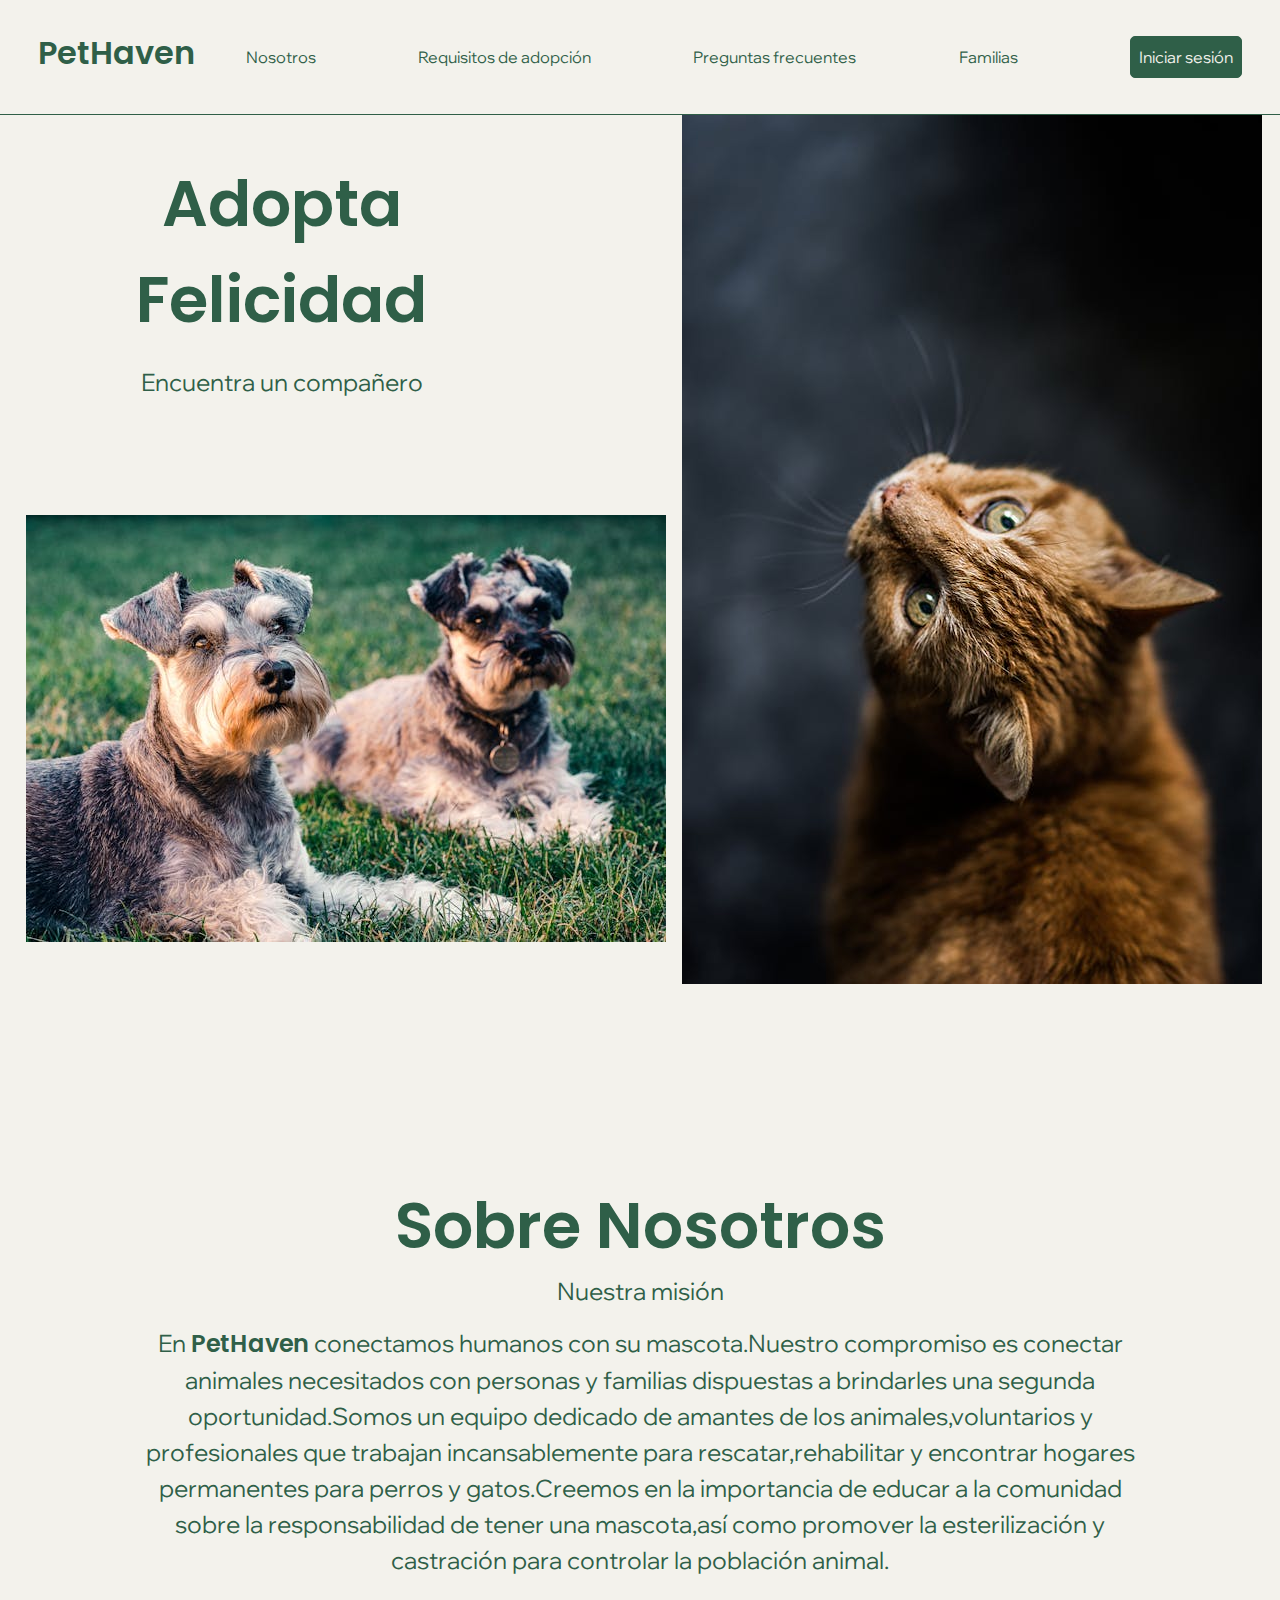
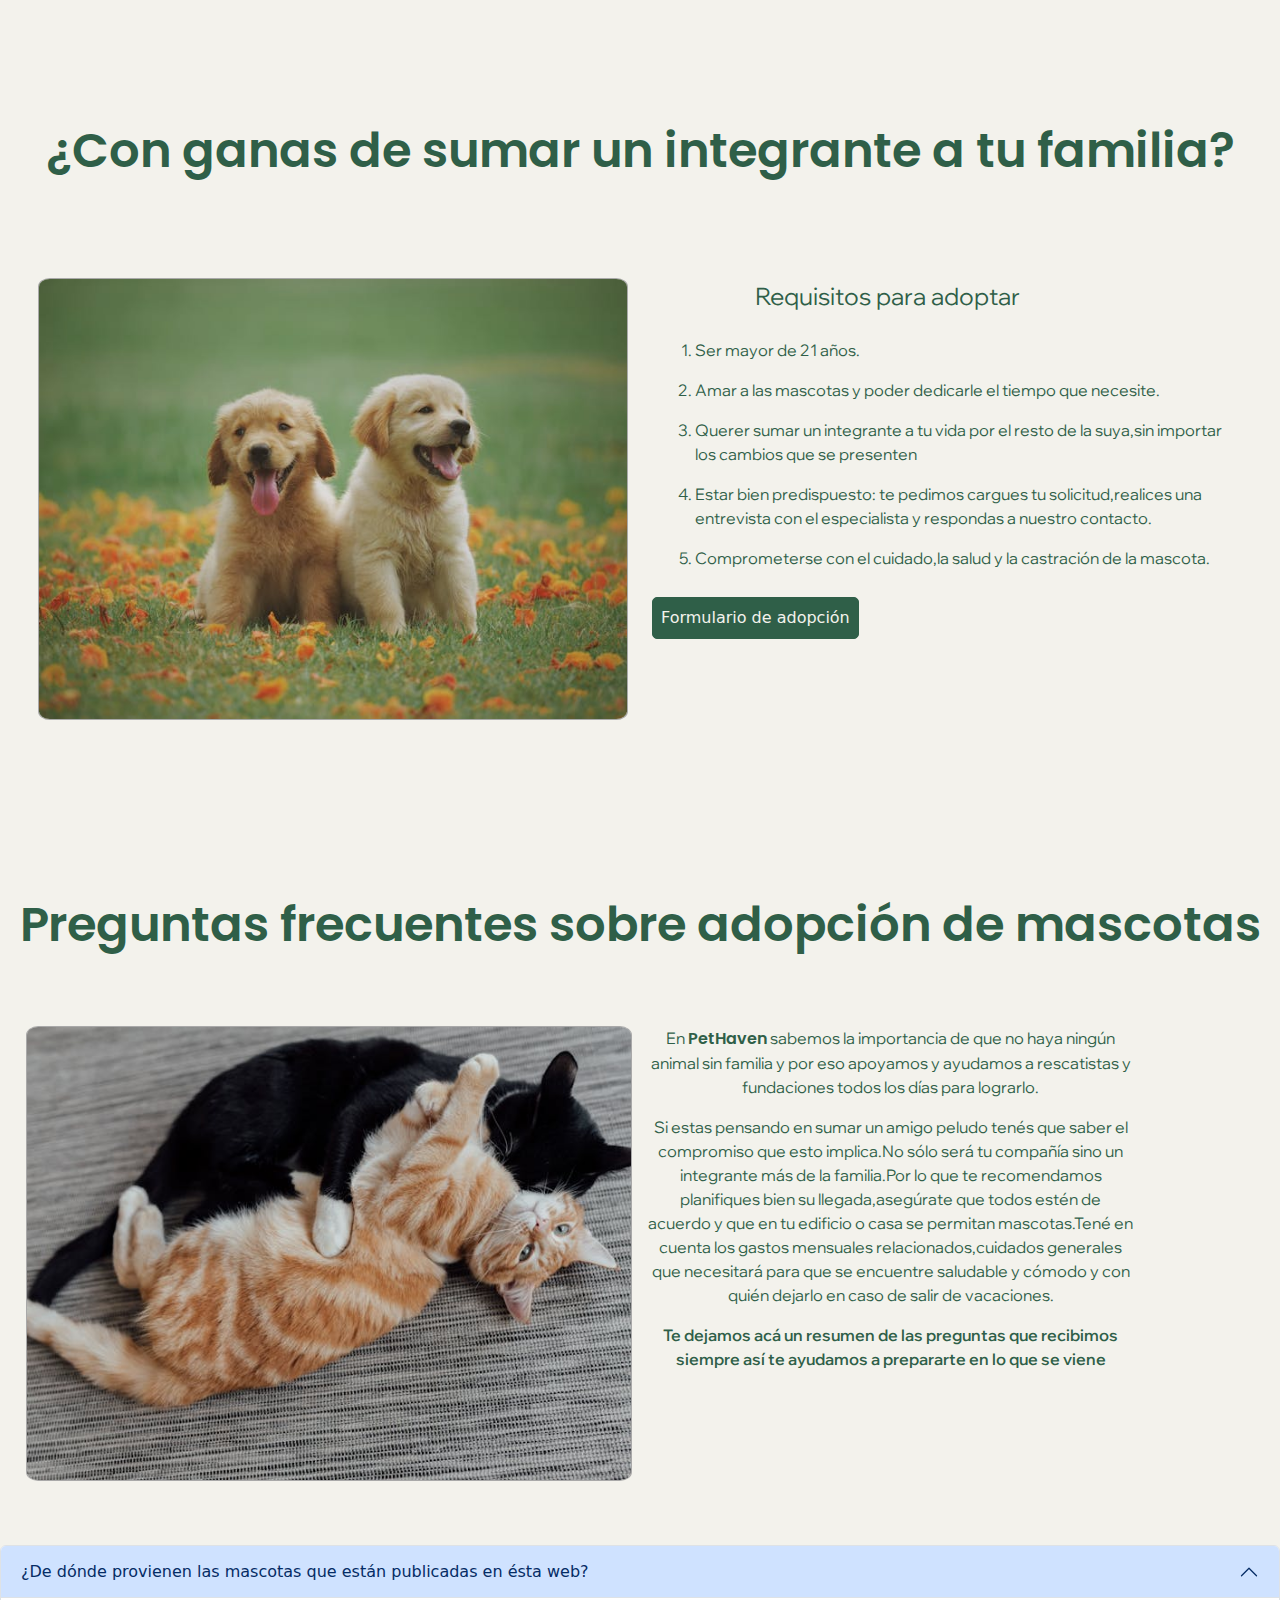
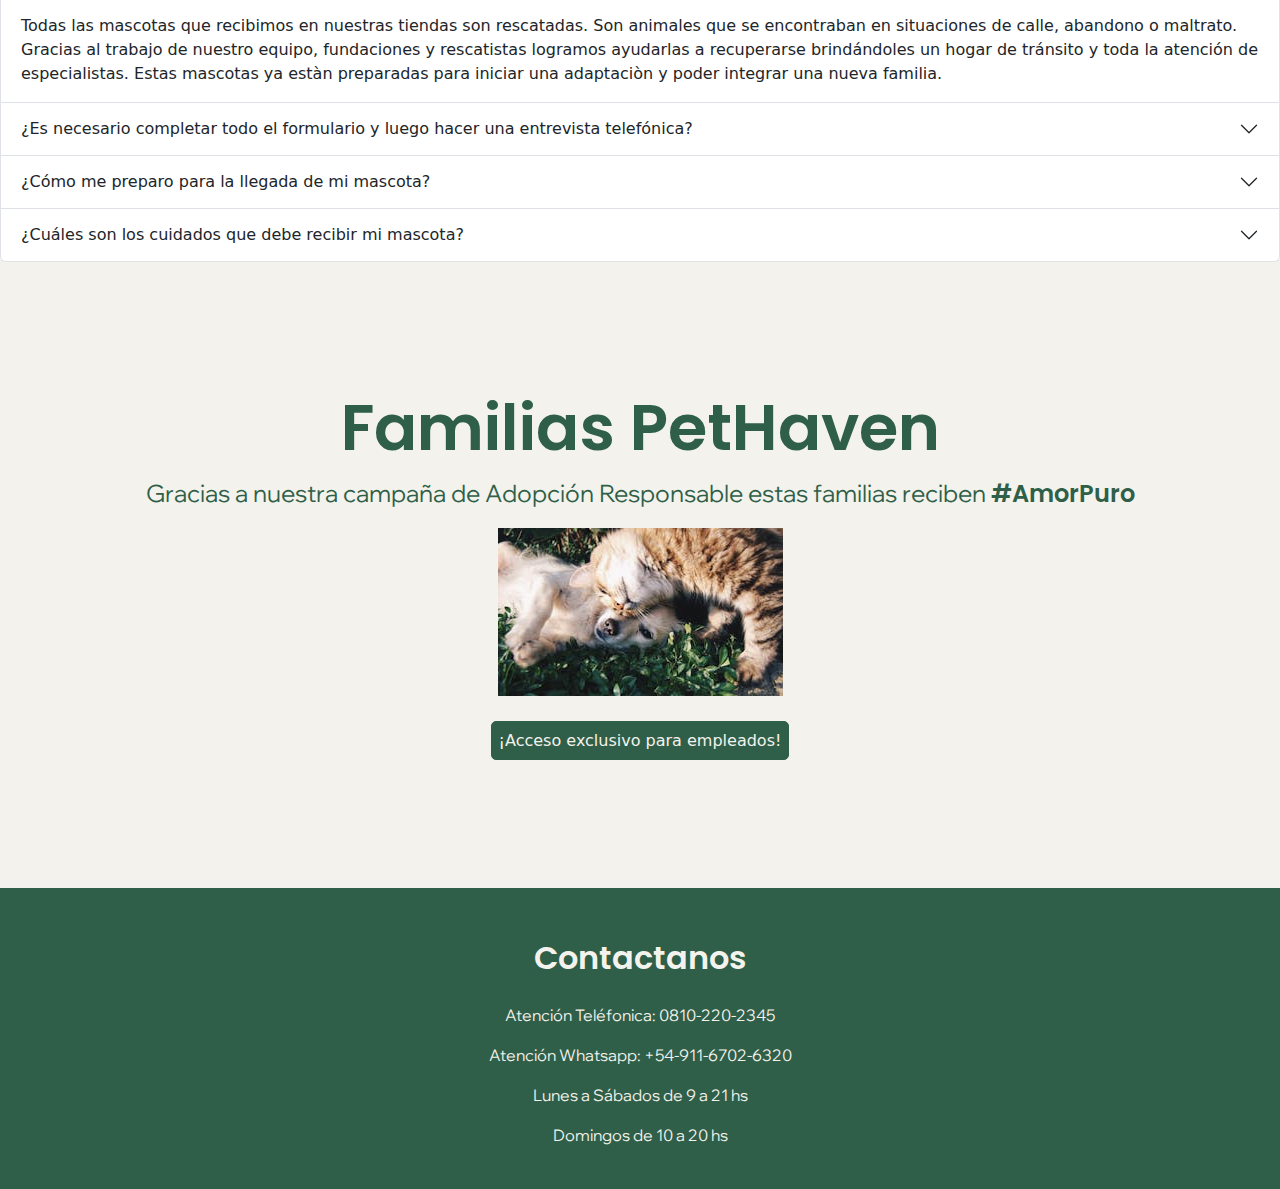
<file: index.html>
<!DOCTYPE html>
<html lang="en">
<head>
    <meta charset="UTF-8">
    <meta name="viewport" content="width=device-width, initial-scale=1.0">

    <!-- CSS -->
    <link rel="stylesheet" href="style.css">

    <!-- BOOTSTRAP -->
    <link href="https://cdn.jsdelivr.net/npm/bootstrap@5.3.3/dist/css/bootstrap.min.css" rel="stylesheet" integrity="sha384-QWTKZyjpPEjISv5WaRU9OFeRpok6YctnYmDr5pNlyT2bRjXh0JMhjY6hW+ALEwIH" crossorigin="anonymous">

    <!-- Favicon -->
    <link rel="shortcut icon" href="imagenes/logo(1).ico" type="image/x-icon">

    <!-- Titulo de la pagina-->
    <title>PetHaven - Pagina principal</title>

    <!-- FONTS -->
    <style>
      @import url('https://fonts.googleapis.com/css2?family=Poppins:wght@600&display=swap');
    </style>
    <style>
      @import url('https://fonts.googleapis.com/css2?family=Wix+Madefor+Display:wght@400..800&display=swap');
    </style>

</head>
<body>
    
    <!-- HEADER -->
  <header>
    <nav class="navbar navbar-expand-lg">
      <div class="container-fluid">
        <div class="collapse navbar-collapse" id="navbarNav">
          <h1>PetHaven</h1>
          <ul class="navbar-nav">
            <li class="nav-item">
              <a class="nav-link" aria-current="page" href="#nosotros">Nosotros</a>
            </li>
            <li class="nav-item">
              <a class="nav-link" href="#requisitos">Requisitos de adopción</a>
            </li>
            <li class="nav-item">
              <a class="nav-link" href="#preguntas">Preguntas frecuentes</a>
            </li>
            <li class="nav-item">
              <a class="nav-link" href="#familias">Familias</a>
            </li>
          </ul>
        
        </div>
        <button class="btn-header">Iniciar sesión</button>
      </div>
    </nav>
  </header>
    
    
    <!-- Seccion principal -->
     <section class="grid-container">
       <div class="item1">
        <p class="p1">Adopta Felicidad</p>
        <p class="p2">Encuentra un compañero</p>
       </div>
       <div class="item2">
        <img src="imagenes/gato-naranja.jpg" alt="gato naranja">
       </div>
       <div class="item3">
        <img src="imagenes/perros.jpg" alt="perros grises">
       </div>
     </section>

    <!-- Seccion 1 = NOSOTROS -->
    <section id ="nosotros">
        <h2>Sobre Nosotros</h2>
        <p class="p3">Nuestra misión</p>
        <p>En <span>PetHaven</span> conectamos humanos con su mascota.Nuestro compromiso es conectar animales necesitados con personas y familias dispuestas a brindarles una segunda oportunidad.Somos un equipo dedicado de amantes de los animales,voluntarios y profesionales que trabajan incansablemente para rescatar,rehabilitar y encontrar hogares permanentes para perros y gatos.Creemos en la importancia de educar a la comunidad sobre la responsabilidad de tener una mascota,así como promover la esterilización y castración para controlar la población animal.</p>
    </section>

    <!-- Seccion 2 = Requisitos de adopcion-->
    <section id="requisitos">
    <div class="requisitos">
        <h2 class="titulo">¿Con ganas de sumar un integrante a tu familia?</h2>
        <img class="imagen" src="imagenes/cachorros.jpg" alt="perros bebe">
      <div class="requerimientos">
        <p>Requisitos para adoptar</p>
        <ol>
            <li>Ser mayor de 21 años.</li>
            <li>Amar a las mascotas y poder dedicarle el tiempo que necesite.</li>
            <li>Querer sumar un integrante a tu vida por el resto de la suya,sin importar los cambios que se presenten</li>
            <li>Estar bien predispuesto: te pedimos cargues tu solicitud,realices una entrevista con el especialista y respondas a nuestro contacto.</li>
            <li>Comprometerse con el cuidado,la salud y la castración de la mascota.</li>
        </ol>
        <a href="formulario.html" target="_blank">
          <button>Formulario de adopción</button>
        </a>
      </div>
    </div>
        

    </section>

    <!-- Seccion 3 = PREGUNTAS FRECUENTES -->
    <section id ="preguntas">
      <h2 class="titulo-preguntas">Preguntas frecuentes sobre adopción de mascotas</h2>
        <div class="preguntas">
        <img class="image" src="imagenes/gatitos.jpg" alt="gatos abrazados">
        <div class="preguntas-frecuentes">
            <p>En <span>PetHaven</span> sabemos la importancia de que no haya ningún animal sin familia y por eso apoyamos y ayudamos a rescatistas y fundaciones todos los días para lograrlo.</p>
            <p>Si estas pensando en sumar un amigo peludo tenés que saber el compromiso que esto implica.No sólo será tu compañía sino un integrante más de la familia.Por lo que te recomendamos planifiques bien su llegada,asegúrate que todos estén de acuerdo y que en tu edificio o casa se permitan mascotas.Tené en cuenta los gastos mensuales relacionados,cuidados generales que necesitará para que se encuentre saludable y cómodo y con quién dejarlo en caso de salir de vacaciones.</p>
            <p class="p-preguntas">Te dejamos acá un resumen de las preguntas que recibimos siempre así te ayudamos a prepararte en lo que se viene</p>
        </div>
        </div>
        <!-- Lista desplegable de preguntas frecuentes -->
        <div class="accordion lista-preguntas" id="accordionExample">
            <div class="accordion-item">
              <h2 class="accordion-header">
                <button class="accordion-button" type="button" data-bs-toggle="collapse" data-bs-target="#collapseOne" aria-expanded="true" aria-controls="collapseOne">
                  ¿De dónde provienen las mascotas que están publicadas en ésta web?
                </button>
              </h2>
              <div id="collapseOne" class="accordion-collapse collapse show" data-bs-parent="#accordionExample">
                <div class="accordion-body">
                    Todas las mascotas que recibimos en nuestras tiendas son rescatadas. Son animales que se encontraban en situaciones de calle, abandono o maltrato. Gracias al trabajo de nuestro equipo, fundaciones y rescatistas logramos ayudarlas a recuperarse brindándoles un hogar de tránsito y toda la atención de especialistas. Estas mascotas ya estàn preparadas para iniciar una adaptaciòn y poder integrar una nueva familia. 
                </div>
              </div>
            </div>
            <div class="accordion-item">
              <h2 class="accordion-header">
                <button class="accordion-button collapsed" type="button" data-bs-toggle="collapse" data-bs-target="#collapseTwo" aria-expanded="false" aria-controls="collapseTwo">
                  ¿Es necesario completar todo el formulario y luego hacer una entrevista telefónica?
                </button>
              </h2>
              <div id="collapseTwo" class="accordion-collapse collapse" data-bs-parent="#accordionExample">
                <div class="accordion-body">
                    Sí, es necesario y obligatorio. Es nuestro deber proteger a las mascotas. Adoptarlas es asumir un compromiso de por vida. Son animales que han sufrido situaciones complejas y que a través del cuidado y amor tanto de nuestro equipo como de los rescatistas involucrados logramos reinsertarlos y prepararlos para volver a integrar una familia. Tenemos que asegurarnos todos que son el Match ideal, que tanto la mascota se adapta a las condiciones de vida de la nueva familia como la familia a las características de las mascotas. 
                </div>
              </div>
            </div>
            <div class="accordion-item">
              <h2 class="accordion-header">
                <button class="accordion-button collapsed" type="button" data-bs-toggle="collapse" data-bs-target="#collapseThree" aria-expanded="false" aria-controls="collapseThree">
                  ¿Cómo me preparo para la llegada de mi mascota?
                </button>
              </h2>
              <div id="collapseThree" class="accordion-collapse collapse" data-bs-parent="#accordionExample">
                <div class="accordion-body">
                    Primero tenés que saber que las mascotas necesitan un tiempo de adaptación, para conocerte y conocer a todos los integrantes de la familia. Le va a llevar un tiempo reconocersu nuevo hogar, así que paciencia, con amor pronto se sentirá cómoda. Es importante que te asesores con un veterinario para aprender sobre vacunas, cuál es el mejor plan de desparasitación y pueda recomendarte sobre la alimentación adecuada para ella.
                    Asegurate de contar con los elementos básicos para que esté cómoda: una cuchita o colchoneta donde dormir, un platito para comer y tomar agua, una chapita o collar con tus datos y su nombre, y, si es un gatito piedritas y litera. 
                </div>
              </div>
            </div>
            <div class="accordion-item">
                <h2 class="accordion-header">
                  <button class="accordion-button collapsed" type="button" data-bs-toggle="collapse" data-bs-target="#collapseFour" aria-expanded="false" aria-controls="collapseFour">
                    ¿Cuáles son los cuidados que debe recibir mi mascota?
                  </button>
                </h2>
                <div id="collapseFour" class="accordion-collapse collapse" data-bs-parent="#accordionExample">
                  <div class="accordion-body">
                    Desparasitación, Vacunación, Alimentación. Todos procesos con los que te irás familiarizando a lo largo de la vida de tu amigo peludo. Es muy importante que te acerques a un veterinario que pueda recomendarte y enseñarte sobre las vacunas que necesita, cuándo aplicarlas, cómo realizar una correcta desparasitación, según peso, hábitos, edad, y qué alimento cubre las necesidades de tu mascota. 
                  </div>
                </div>
              </div>
          </div>

    </section>

    <!-- Seccion 4 = Historias de familias -->
    <section id="familias">
        <h2>Familias PetHaven</h2>
        <p>Gracias a nuestra campaña de Adopción Responsable estas familias reciben <span>#AmorPuro</span></p>
        <img src="imagenes/mascotas2.jpg" alt="gato y perro juntos">
        <button class="btn-familias">¡Acceso exclusivo para empleados!</button>
    </section>

    <!-- Seccion 5 = FOOTER -->
    <footer>
        <h2>Contactanos</h2>
        <p>Atención Teléfonica: 0810-220-2345</p>
        <p>Atención Whatsapp: +54-911-6702-6320</p>
        <p>Lunes a Sábados de 9 a 21 hs</p>
        <p>Domingos de 10 a 20 hs</p>

    </footer>

    <!-- SCRIPT JS BOOTSTRAP -->
    <script src="https://cdn.jsdelivr.net/npm/bootstrap@5.3.3/dist/js/bootstrap.bundle.min.js" integrity="sha384-YvpcrYf0tY3lHB60NNkmXc5s9fDVZLESaAA55NDzOxhy9GkcIdslK1eN7N6jIeHz" crossorigin="anonymous"></script>

</body>
</html>
</file>
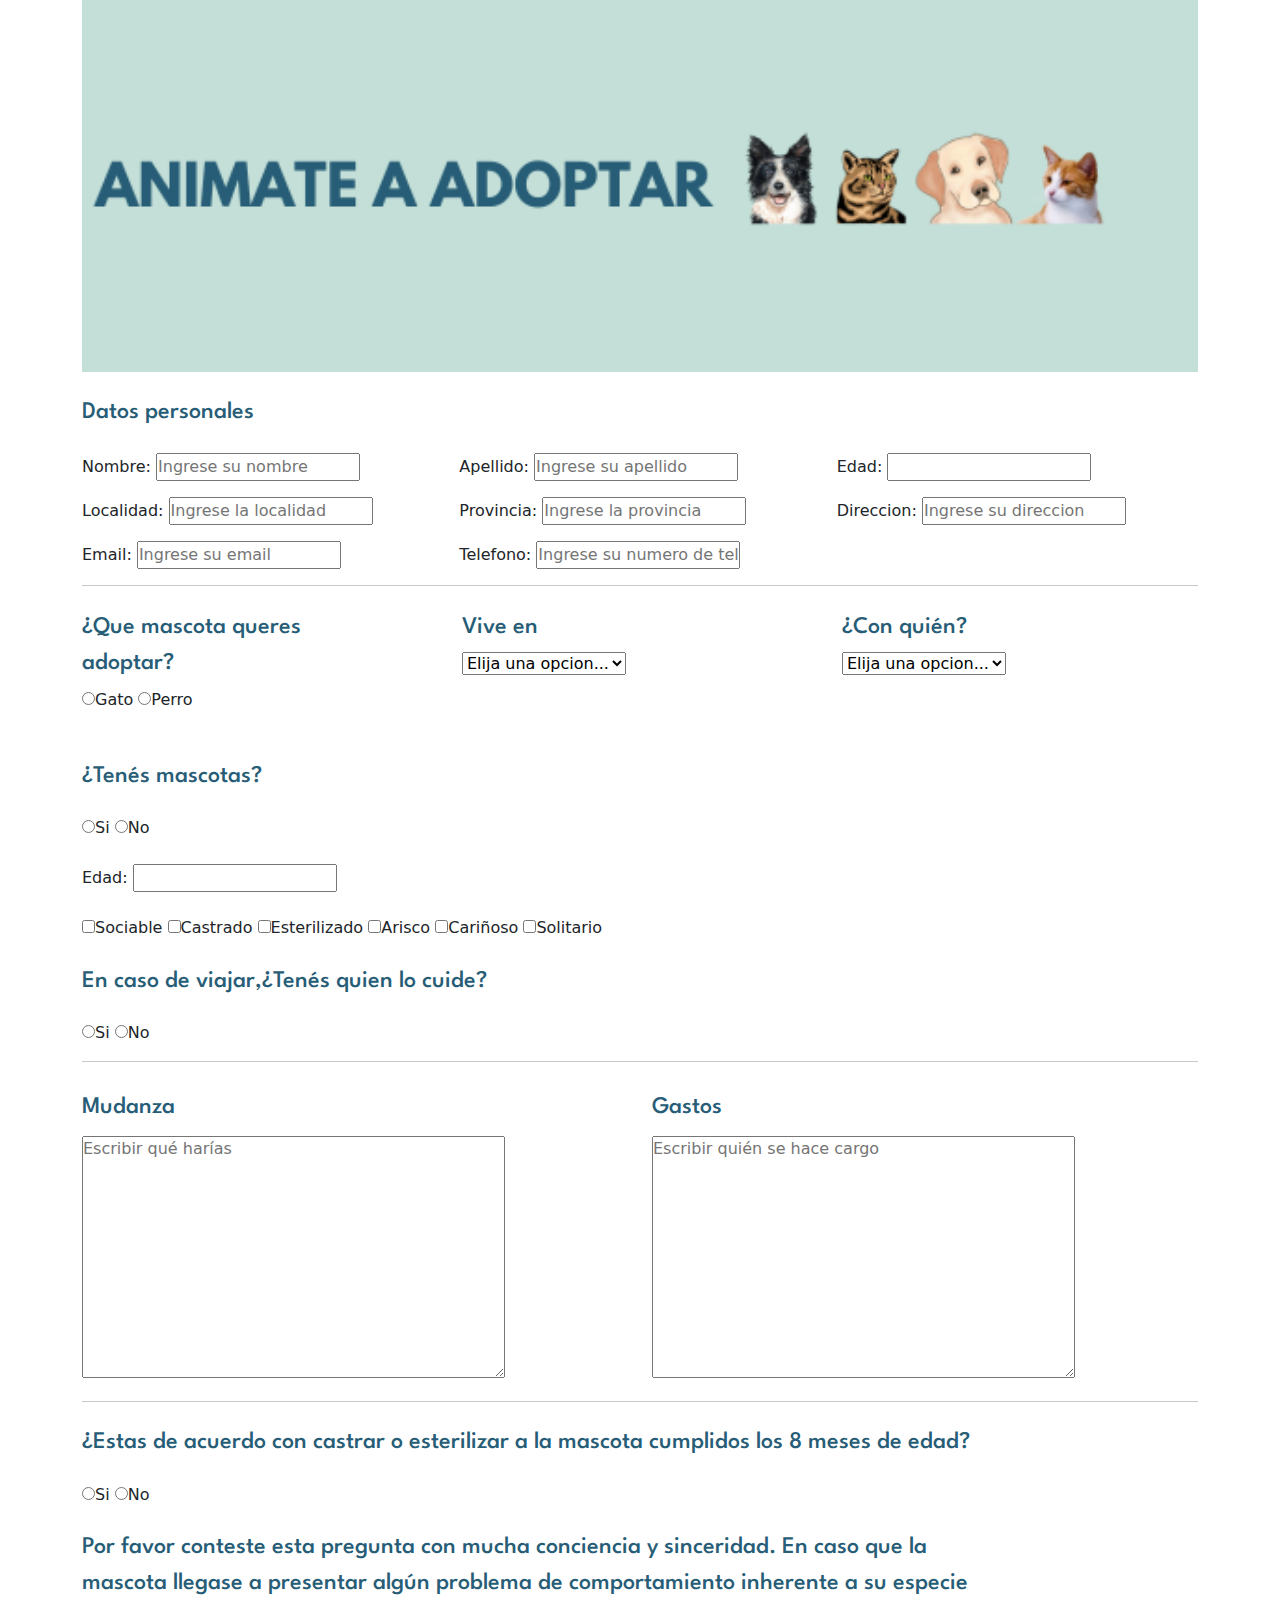
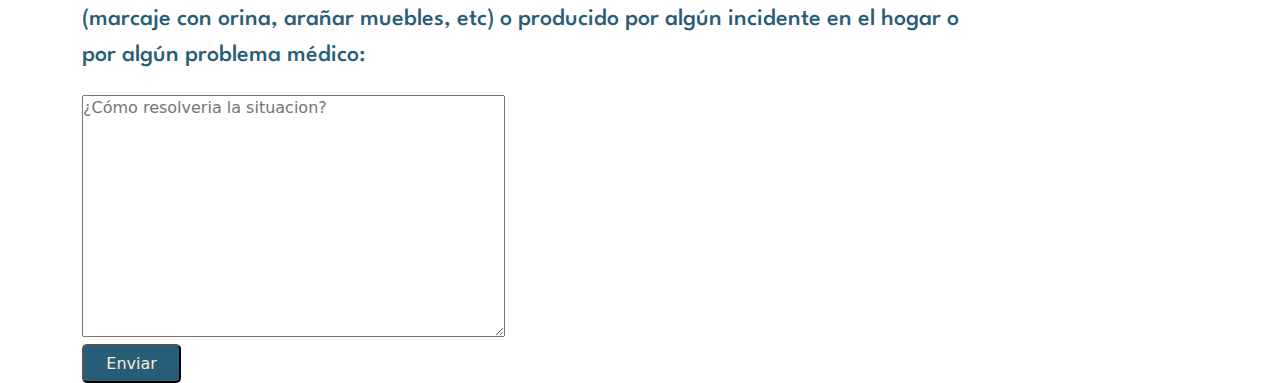
<file: formulario.html>
<!DOCTYPE html>
<html lang="en">
<head>
    <meta charset="UTF-8">
    <meta name="viewport" content="width=device-width, initial-scale=1.0">

    <!-- CSS -->
    <link rel="stylesheet" href="style.css">

    <!-- BOOTSTRAP -->
    <link href="https://cdn.jsdelivr.net/npm/bootstrap@5.3.3/dist/css/bootstrap.min.css" rel="stylesheet" integrity="sha384-QWTKZyjpPEjISv5WaRU9OFeRpok6YctnYmDr5pNlyT2bRjXh0JMhjY6hW+ALEwIH" crossorigin="anonymous">

    <!-- Titulo de la pagina -->
    <title>PetHaven - Formulario</title>

    <!-- FONTS -->
    <style>
        @import url('https://fonts.googleapis.com/css2?family=League+Spartan:wght@100..900&display=swap');
    </style>

    <!-- Favicon -->
    <link rel="shortcut icon" href="imagenes/logo(1).ico" type="image/x-icon">

</head>
<body class="bd-color">


    <form class="container" action="" method="post">
        <img class="imagen-formulario" src="imagenes/animate_a_adoptar.png" alt="gatos y perros">
        <p>Datos personales</p>
        <div class="row g-3">
            <div class="col-md-4">
                <label for="nombre">Nombre: </label>
                <input type="text" name="nombre" id="nombre" placeholder="Ingrese su nombre">
            </div>
            <div class="col-md-4">
                <label for="apellido">Apellido: </label>
                <input type="text" name="apellido" id="apellido" placeholder="Ingrese su apellido">
            </div>
          
            <div class="col-md-4">
                <label for="edad">Edad: </label>
                <input type="number" name="edad" id="edad">
            </div>
         
            <div class="col-md-4">
                <label for="localidad">Localidad: </label>
                <input type="text" name="localidad" id="localidad" placeholder="Ingrese la localidad">
            </div>
         
            <div class="col-md-4">
                <label for="provincia">Provincia: </label>
                <input type="text" name="provincia" id="provincia" placeholder="Ingrese la provincia">
            </div>
         
            <div class="col-md-4">
                <label for="direccion">Direccion: </label>
                <input type="text" name="direccion" id="direccion" placeholder="Ingrese su direccion">
            </div>

            <div class="col-md-4">
                <label for="email">Email: </label>
                <input type="email" name="email" id="email" placeholder="Ingrese su email">
            </div>

            <div class="col-md-4">
                <label for="celular">Telefono: </label>
                <input type="tel" name="celular" id="celular" placeholder="Ingrese su numero de telefono">
            </div>

        </div>
        <hr>
        <div class="row">
            <div class="col-md-4">
                <p>¿Que mascota queres adoptar?</p>
                <input type="radio" name="opcion" value="1">Gato
                <input type="radio" name="opcion" value="2">Perro
            </div>

            <div class="col-md-4">
                <p>Vive en</p>
                <select name="vivienda">
                  <option value="0">Elija una opcion...</option>
                  <option value="1">Departamento</option>
                  <option value="2">Casa</option>
                  <option value="3">Barrio Privado</option>
                </select>
            </div>
         
            <div class="col-md-4">
                <p>¿Con quién?</p>
                <select name="quien">
                  <option value="0">Elija una opcion...</option>
                  <option value="1">Pareja</option>
                  <option value="2">Solo</option>
                  <option value="3">Hijos</option>
                  <option value="4">Papás</option>
                  <option value="5">Otros</option>
                </select>
            </div>
        
        </div>
        <br>
        <p>¿Tenés mascotas?</p>
        <input type="radio" name="opcionMascota" value="1">Si
        <input type="radio" name="opcionMascota" value="2">No
        <br><br>
        <label for="age">Edad: </label>
        <input type="number" name="age" id="age">
        <br><br>
        <input type="checkbox" name="opcionAnimal" value="1">Sociable
        <input type="checkbox" name="opcionAnimal" value="2">Castrado
        <input type="checkbox" name="opcionAnimal" value="3">Esterilizado
        <input type="checkbox" name="opcionAnimal" value="4">Arisco
        <input type="checkbox" name="opcionAnimal" value="5">Cariñoso
        <input type="checkbox" name="opcionAnimal" value="6">Solitario
        <br>
        <p>En caso de viajar,¿Tenés quien lo cuide?</p>
        <input type="radio" name="opcionCuidar" value="1">Si
        <input type="radio" name="opcionCuidar" value="2">No 
        <hr>
        <div class="row">
            <div class="col-md-6">
                <p>Mudanza</p>
                <textarea name="mudanza" rows="10" cols="50" placeholder="Escribir qué harías"></textarea>
            </div>

            <div class="col-md-6">
                <p>Gastos</p>
                <textarea name="gastos" rows="10" cols="50" placeholder="Escribir quién se hace cargo"></textarea>
            </div>

        </div>
        <hr>
        <p>¿Estas de acuerdo con castrar o esterilizar a la mascota cumplidos los 8 meses de edad?</p>
        <input type="radio" name="opcionMedica" value="1">Si
        <input type="radio" name="opcionMedica" value="2">No
        <br>
        <p>Por favor conteste esta pregunta con mucha conciencia y sinceridad. En caso que la mascota llegase a presentar algún problema de comportamiento inherente a su especie (marcaje con orina, arañar muebles, etc) o producido por algún incidente en el hogar o por algún problema médico:</p>
        <textarea name="pregunta" rows="10" cols="50" placeholder="¿Cómo resolveria la situacion?"></textarea>
        <br>
     
        <input class="btn-enviar" type="submit" value="Enviar">
    </form>
    
    <!-- BOOTSTRAP JS -->
    <script src="https://cdn.jsdelivr.net/npm/bootstrap@5.3.3/dist/js/bootstrap.bundle.min.js" integrity="sha384-YvpcrYf0tY3lHB60NNkmXc5s9fDVZLESaAA55NDzOxhy9GkcIdslK1eN7N6jIeHz" crossorigin="anonymous"></script>

</body>
</html>
</file>
<file: style.css>
* {
    margin: 0;
    padding: 0;
}

/* HEADER */
header nav div.container-fluid div.collapse h1 {
    font-family: "Poppins", sans-serif;
    font-weight: 600;
    font-size: 2em;
    color: #2F5F48;
}

header nav div.container-fluid div.collapse ul li a {
    text-decoration: none;
    font-family: 'Wix Madefor Display',sans-serif;
    color: #2F5F48;
    font-weight: 400;
    font-size: 1em;
}

header nav ul li a:hover {
    font-style: italic;
}

header nav ul li{
    list-style-type: none;
}

header nav ul{
    display: flex;
    justify-content: space-around;
    width: 80%;
    align-items: center;
}

header {
    padding: 2%;
    background-color: #F3F2EC;
    border-bottom: 1px solid #2F5F48;
}

.btn-header{
    padding: 0.5em;
    background-color: #2F5F48;
    color: #F3F2EC;
    border-radius: 5px;
    border: 1px solid #2F5F48;
    font-size: 1em;
    font-family: 'Wix Madefor Display', sans-serif;
}

.btn-header:hover{
    background-color: #F3F2EC;
    color: #2F5F48;
    border: 1px solid #2F5F48;
}

/* Secciones */

section {
    padding-top: 10%;
    display: flex;
    flex-direction: column;
    align-items: center;
    background-color: #F3F2EC;
}

/* Seccion principal */
.grid-container{
    background-color: #F3F2EC;
    display: grid;
    grid-template-areas: 'texto texto image image image'
                         'image2 image2 image image image';
    gap: 1em;
    padding: 0 2% 6% 2%;
}

.item1{
    grid-area: texto;
}

.item2{
    grid-area: image;
}

.item3{
    grid-area: image2;
}

.p1{
    color: #2F5F48;
    font-family: 'Poppins', sans-serif;
    font-weight: 600;
    font-size: 4em;
}

.p2{
    color: #2F5F48;
    font-family: 'Wix Madefor Display', sans-serif;
    font-weight: 400;
    font-size: 1.5em;
}


/* Seccion 1 */
section#nosotros h2 {
    font-size: 4em;
    font-family: 'Poppins', sans-serif;
    font-weight: 600;
    color: #2F5F48;
}

.p3{
    color: #2F5F48;
    font-family: 'Wix Madefor Display', sans-serif;
    font-size: 1.5em;
}

p {
    font-size: 1.5em;
    font-family: 'Wix Madefor Display', sans-serif;
    text-align: center;
    max-width: 80%;
    color: #2F5F48;
}

span{
    font-family: 'Poppins', sans-serif;
    font-weight: 600;
}

/* Seccion 2 */
.titulo{
    font-size: 3em;
    font-family:'Poppins', Arial, sans-serif;
    font-weight: 600;
    color: #2F5F48;
}

section ol li{
    margin-left: 2%;
    font-family: 'Wix Madefor Display', sans-serif;
    margin-bottom: 1em;
    color: #2F5F48;
}

div.requerimientos p {
    margin-bottom: 1em;
}

section a button {
    background-color: #2F5F48;
    padding: 0.5em;
    border-radius: 5px;
    border: 1px solid #2F5F48;
    margin-top: 2%;
    color: #F3F2EC;
}

section a button:hover{
    background-color: #F3F2EC;
    color: #2F5F48;
    border: 1px solid #2F5F48;
}

.requisitos{
    background-color: #F3F2EC;
    display: grid;
    grid-template-columns: repeat(6,1fr);
    grid-template-rows: repeat(4,1fr);
    gap: 1.5em;
    margin: 0 3%;
}

.titulo{
    grid-area: 1 / 1 / 2 / 7;
    text-align: center;
}

.imagen{
    grid-area: 2 / 1 / 5 / 4;
    width: 100%;
    border-radius: 2%;
    border: 1px solid darkgray;
}

.requerimientos{
    grid-area:  2 / 4 / 7 / 7;
}

/* Seccion 3 */
.preguntas{
    display: grid;
    grid-template-columns: repeat(4,1fr);
    grid-template-rows: repeat(2,1fr);
    gap: 1em;
    margin: 5% 2%;
}

.image{
    grid-area: 1 / 1 / 3 / 3;
    width: 100%;
    border-radius: 2%;
    border: 1px solid darkgray;
}

.preguntas-frecuentes{
    grid-area: 1 / 3 / 3 / 5;
}

.titulo-preguntas{
    color: #2F5F48;
    font-family: 'Poppins', sans-serif;
    font-weight: 600;
    font-size: 3em;
}

div.preguntas-frecuentes p{
    font-family: 'Wix Madefor Display', sans-serif;
    font-size: 1em;
}

.lista-preguntas{
    width: 100%;
}

.p-preguntas{
    font-weight: 600;
    color: #2F5F48;
}

/* Seccion 4 */
section#familias{
    padding-bottom: 10%;
}

section#familias h2{
    color: #2F5F48;
    font-family: 'Poppins', sans-serif;
    font-size: 4em;
    font-weight: 600;
}

span {
    color: #2F5F48;
    font-weight: 600;
    font-family: 'Poppins', sans-serif;
}

button {
    background-color: #2F5F48;
    padding: 0.5%;
    border-radius: 5px;
    color: #F3F2EC;
    border: 1px solid #2F5F48;
}

button:hover{
    background-color: #F3F2EC;
    color: #2F5F48;
    border: 1px solid #2F5F48;
}

.btn-familias{
    margin-top: 2%;
    border-radius: 5px;
}

/* FOOTER */
footer {
    padding: 2% 0;
    background-color: #2F5F48;
    display: flex;
    flex-direction: column;
    align-items: center;
}

footer h2 {
    margin: 2% 0;
    color: #F3F2EC;
    font-size: 2em;
    font-family: 'Poppins', sans-serif;
    font-weight: 600;
}

footer p {
    font-family:'Wix Madefor Display', sans-serif;
    color: #F3F2EC;
    font-size: 1em;
}
*/
/* FORMULARIO */
.bd-color{
    background-color: #c3dfd8;
}

form p {
    font-size: 1.5em;
    font-family: 'League Spartan';
    color: #275d76;
    margin: 2% 0;
    text-align: start;
    font-weight: 500;
}

.imagen-formulario{
    width: 100%;
}

hr{
    margin: 5% 0;
}

.btn-enviar{
    color: antiquewhite;
    background-color: #275d76;
    padding: 0.5% 2%;
    border-radius: 5px;
}
</file>
